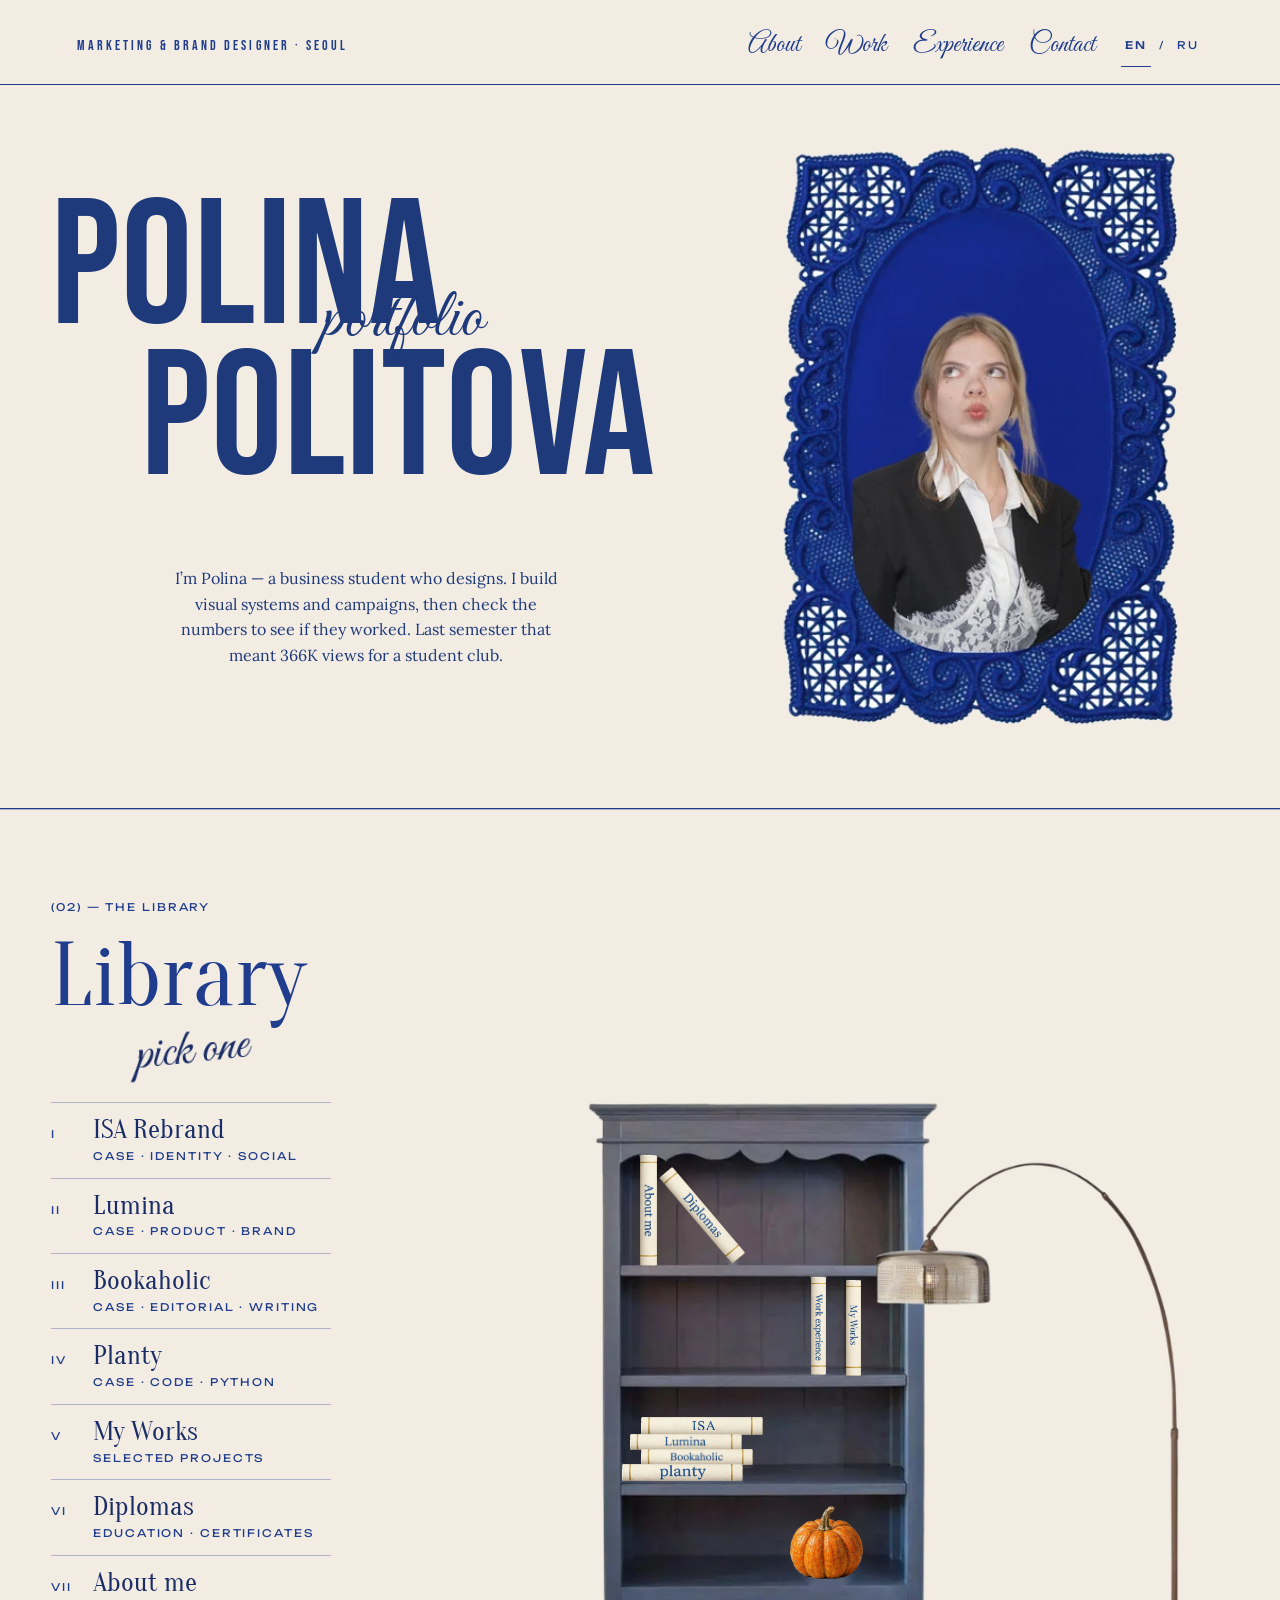
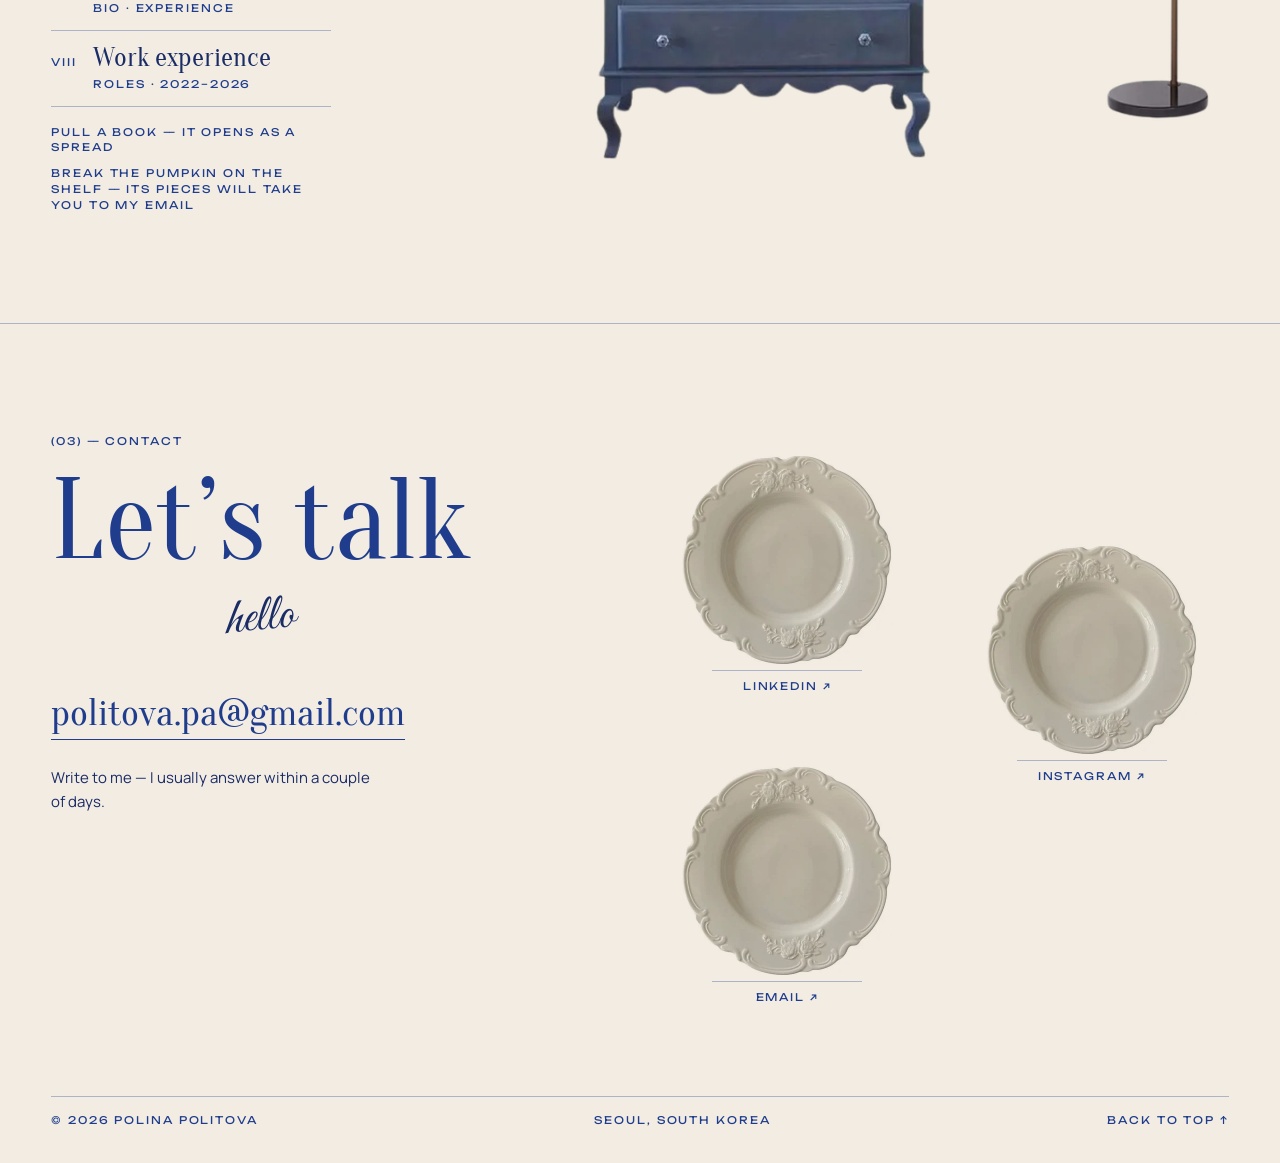
<file: index.html>
<!doctype html>
<html lang="en">
<head>
<meta charset="utf-8">
<meta name="viewport" content="width=device-width, initial-scale=1">
<title>Polina Politova — Portfolio</title>
<meta name="description" content="Polina Politova — Marketing & Brand Designer. Portfolio of ISA rebrand, Lumina, Bookaholic magazine, Planty and more.">
<link rel="preconnect" href="https://fonts.googleapis.com">
<link rel="preconnect" href="https://fonts.gstatic.com" crossorigin>
<link href="https://fonts.googleapis.com/css2?family=Bebas+Neue&family=Oswald:wght@500&family=Lora:wght@400;500&family=Great+Vibes&family=Manrope:wght@400;500;600&family=Marck+Script&family=Oranienbaum&family=Unbounded:wght@300;400;500&display=swap" rel="stylesheet">
<link rel="stylesheet" href="./css/styles.css">
</head>
<body>
<div class="pp" lang="en">
<header class="bar" id="top">
<a class="hz-kick" href="#top" id="kicker-link">Marketing &amp; Brand Designer · Seoul</a>
<nav class="nav" id="main-nav" aria-label="Main">
<button type="button" class="sn" id="nav-about">About</button>
<a class="sn" href="#library" id="nav-work">Work</a>
<button type="button" class="sn" id="nav-exp">Experience</button>
<a class="sn" href="#contact" id="nav-contact">Contact</a>
<div class="lang" id="lang-group" role="group" aria-label="Language">
<button type="button" id="lang-en" aria-pressed="true">En</button>
<span class="u" aria-hidden="true">/</span>
<button type="button" id="lang-ru" aria-pressed="false">Ru</button>
</div>
</nav>
</header>

<main>
<section class="hz" id="hz-section" aria-label="Introduction">
<div class="hz-l">
<div class="hz-nw h-anim d1">
<h1 class="hz-name"><span class="l1">Polina</span><span class="l2">Politova</span></h1>
<span class="hz-script s" id="hz-script" aria-hidden="true">portfolio</span>
</div>
<p class="hz-intro h-anim d2" id="hz-intro">I’m Polina — a business student who designs.</p>
</div>
<div class="hz-r h-anim d3">
<img class="hz-photo" id="hz-photo" src="./assets/images/portrait.webp" alt="Polina Politova in a blue lace frame">
</div>
</section>

<section class="lib rv" id="library" data-rv="lib" aria-labelledby="lib-h">
<div class="lib-l">
<p class="u" style="margin: 0" id="lib-meta">(02) — The library</p>
<h2 class="sec-h o" id="lib-h">Library</h2>
<span class="sec-s s" id="lib-script" aria-hidden="true">pick one</span>
<ol class="idx-list" id="idx-list"></ol>
<p class="u hint-d" id="hint-d" style="margin: 18px 0 0">Pull a book — it opens as a spread</p>
<p class="u hint-m" id="hint-m" style="margin: 18px 0 0">Swipe the shelf, tap a book</p>
<p class="u" id="pk-hint" style="margin: 10px 0 0">Break the pumpkin on the shelf — its pieces will take you to my email</p>
</div>

<div class="lib-r">
<div class="shelf-scroll">
<div class="scene">
<nav class="shelf2" id="shelf2" aria-label="Bookshelf — portfolio sections">
<img class="shelf2-img" src="./assets/images/shelf.webp" alt="">
<button type="button" class="bk2 b-about" data-id="about" style="left: 16.19%; top: 10.23%; width: 2.52%; height: 16.12%" aria-label="Open book: About me"><img src="./assets/images/book-about.webp" alt=""></button>
<button type="button" class="bk2 b-diplomas" data-id="diplomas" style="left: 24.16%; top: 10.9%; width: 2.44%; height: 16.43%; --r: -40.4deg; transform-origin: 50% 50%" aria-label="Open book: Diplomas"><img src="./assets/images/book-diplomas.webp" alt=""></button>
<button type="button" class="bk2 b-workexp" data-id="workexp" style="left: 41.35%; top: 27.91%; width: 2.2%; height: 14.26%" aria-label="Open book: Work experience"><img src="./assets/images/book-workexp.webp" alt=""></button>
<button type="button" class="bk2 b-works" data-id="works" style="left: 46.54%; top: 28.37%; width: 2.2%; height: 13.95%" aria-label="Open book: My Works"><img src="./assets/images/book-works.webp" alt=""></button>
<button type="button" class="bk2 b-isa" data-id="isa" style="left: 16.35%; top: 48.22%; width: 17.92%; height: 2.64%" aria-label="Open book: ISA Rebrand"><img src="./assets/images/book-isa.webp" alt=""></button>
<button type="button" class="bk2 b-lumina" data-id="lumina" style="left: 14.78%; top: 50.7%; width: 16.51%; height: 2.33%" aria-label="Open book: Lumina"><img src="./assets/images/book-lumina.webp" alt=""></button>
<button type="button" class="bk2 b-bookaholic" data-id="bookaholic" style="left: 16.35%; top: 52.87%; width: 16.51%; height: 2.33%" aria-label="Open book: Bookaholic"><img src="./assets/images/book-bookaholic.webp" alt=""></button>
<button type="button" class="bk2 b-planty" data-id="planty" style="left: 13.52%; top: 55.04%; width: 17.92%; height: 2.48%" aria-label="Open book: Planty"><img src="./assets/images/book-planty.webp" alt=""></button>
<button type="button" class="pk" style="left: 38.21%; top: 60.78%; width: 10.85%; height: 11.32%" aria-label="Break the pumpkin — go to my email"><img src="./assets/images/pumpkin-whole.webp" alt=""></button>
</nav>
</div>
</div>
</div>
</section>
</main>

<footer class="ct" id="contact">
<div class="rv" data-rv="ct">
<div class="ct-in">
<div class="ct-l">
<p class="u" style="margin: 0" id="ct-meta">(03) — Contact</p>
<h2 class="ct-h o" id="ct-title">Let’s talk</h2>
<span class="sec-s s" id="ct-script" aria-hidden="true">hello</span>
<a class="mail" href="mailto:politova.pa@gmail.com">politova.pa@gmail.com</a>
<p class="ct-note" id="ct-note">Write to me — I usually answer within a couple of days.</p>
</div>
<div class="ct-r">
<div class="scs">
<a class="sc" href="https://www.linkedin.com/in/polina-politova-3bb657448" target="_blank" rel="noopener noreferrer"><img src="./assets/images/social-icon.webp" alt=""><span class="sc-l u">LinkedIn ↗</span></a>
<a class="sc" href="https://www.instagram.com/weoesap/" target="_blank" rel="noopener noreferrer"><img src="./assets/images/social-icon.webp" alt=""><span class="sc-l u">Instagram ↗</span></a>
<a class="sc" href="mailto:politova.pa@gmail.com"><img src="./assets/images/social-icon.webp" alt=""><span class="sc-l u" id="sc-email">Email ↗</span></a>
</div>
</div>
</div>
<div class="fbar"><span class="u">© 2026 Polina Politova</span><span class="u" id="ft-loc">Seoul, South Korea</span><a class="u" href="#top" id="ft-top">Back to top ↑</a></div>
</div>
</footer>

<canvas class="fx" aria-hidden="true"></canvas>
<img class="pk-atlas" src="./assets/images/pumpkin-atlas.webp" alt="" aria-hidden="true" style="position: absolute; width: 1px; height: 1px; opacity: 0; pointer-events: none; left: 0; top: 0">
<div id="overlay-host"></div>
</div>
<script src="./js/data.js"></script>
<script src="./js/main.js"></script>
</body>
</html>
</file>
<file: css/styles.css>
body{margin:0;background:#F2ECE3}
a{color:#1F3D8C}a:hover{color:#1F3D8C}
.pp{--por:#F2ECE3;--cob:#1F3D8C;--ink:#1A2C66;--gold:#C2A15A;--hair:rgba(31,61,140,.32);font-family:'Manrope',system-ui,sans-serif;font-size:15px;line-height:1.65;color:var(--ink);background:#F2ECE3;min-height:100vh;position:relative;overflow-x:hidden;-webkit-font-smoothing:antialiased}
.pp *{box-sizing:border-box}
.o{font-family:'Oranienbaum',Georgia,serif;font-weight:400}
.s{font-family:'Great Vibes','Marck Script',cursive;font-weight:400}
.u{font-family:'Unbounded',sans-serif;font-weight:400;font-size:10.5px;line-height:1.5;letter-spacing:.18em;text-transform:uppercase;color:var(--cob)}
.bar{display:flex;flex-wrap:wrap;justify-content:space-between;align-items:center;gap:6px 28px;max-width:1440px;margin:0 auto;padding:10px clamp(16px,4vw,56px);border-bottom:1px solid var(--hair)}
.bar a,.bar button{font-family:'Unbounded',sans-serif;font-size:10.5px;letter-spacing:.18em;text-transform:uppercase;color:var(--cob);text-decoration:none;background:none;border:0;border-bottom:1px solid transparent;padding:14px 0;cursor:pointer;transition:border-color .6s ease-out}
.bar a:hover,.bar button:hover{border-bottom-color:var(--cob)}
.nav{display:flex;align-items:center;flex-wrap:wrap;gap:0 26px}
.lang{display:flex;align-items:center;gap:8px}
.lang button{min-width:30px}
.lang button[aria-pressed="true"]{border-bottom-color:var(--cob);font-weight:500}
.bar a:focus-visible,.bar button:focus-visible,.idx:focus-visible,.close:focus-visible,.sc:focus-visible,.next:focus-visible{outline:1px solid var(--cob);outline-offset:4px}
.tbdf{display:grid;place-items:center;border:1px solid var(--hair);text-align:center;padding:8px;background:transparent}

.hero{position:relative;max-width:1440px;margin:0 auto;padding:28px clamp(16px,4vw,56px) 130px;display:grid;grid-template-columns:repeat(12,minmax(0,1fr));column-gap:20px;align-items:start;min-height:860px}
.h-meta{grid-column:1/7;grid-row:1;margin:0;position:relative;z-index:4;display:flex;gap:22px}
.nw{grid-column:1/11;grid-row:2;position:relative;z-index:4;margin-top:clamp(40px,7vw,96px)}
.h-name{margin:0;font-size:clamp(70px,12.4vw,182px);line-height:.84;color:var(--cob);letter-spacing:-.01em}
.h-name .l1,.h-name .l2{display:block}
.h-name .l2{padding-left:9vw}
.h-script{position:absolute;left:clamp(150px,38%,560px);top:30%;font-size:clamp(46px,6.4vw,96px);line-height:1;color:var(--ink);transform:rotate(-8deg);white-space:nowrap}
.h-intro{grid-column:2/6;grid-row:3;position:relative;z-index:4;margin-top:56px;max-width:340px}
.h-intro p{margin:0 0 14px}
.h-facts{grid-column:7/13;grid-row:3;position:relative;z-index:4;list-style:none;margin:300px 0 0;padding:0;display:grid;grid-template-columns:repeat(3,minmax(0,1fr));gap:18px;border-top:1px solid var(--hair)}
.h-facts li{padding-top:12px}
.fact-n{display:block;font-family:'Oranienbaum',serif;font-size:46px;line-height:1;color:var(--cob);margin-bottom:6px}
.next{position:absolute;left:clamp(16px,4vw,56px);bottom:96px;z-index:4;text-decoration:none}
.h-plate{position:absolute;z-index:2;right:-4vw;top:40px;width:min(46vw,660px);height:auto;mix-blend-mode:multiply;transform:translate3d(0,calc(var(--sy,0) * 0.05px),0);animation:sIn 1.4s cubic-bezier(.22,.61,.36,1) both}
.tile{position:absolute;aspect-ratio:1/1}
.t1{z-index:1;left:clamp(16px,4vw,56px);top:600px;width:150px;transform:translate3d(0,calc(var(--sy,0) * -0.09px),0)}
.t2{z-index:3;right:40vw;top:30px;width:118px;transform:translate3d(0,calc(var(--sy,0) * -0.14px),0)}
.t3{z-index:3;right:4vw;top:460px;width:180px;transform:translate3d(0,calc(var(--sy,0) * -0.07px),0)}
.h-lace{position:absolute;z-index:1;left:30%;right:clamp(16px,4vw,56px);bottom:22px;height:54px}
.h-anim{animation:fUp 1s cubic-bezier(.22,.61,.36,1) both}
.d1{animation-delay:.15s}.d2{animation-delay:.3s}.d3{animation-delay:.45s}
@keyframes fUp{from{opacity:0;transform:translateY(18px)}to{opacity:1;transform:none}}
@keyframes sIn{from{opacity:0;transform:rotate(-14deg) scale(.96)}to{opacity:1;transform:translate3d(0,calc(var(--sy,0) * 0.05px),0)}}

.bar{padding:22px clamp(16px,6vw,96px) 14px;border-bottom:1px solid var(--cob)}
.bar .hz-kick{font-family:'Bebas Neue','Oswald',sans-serif;font-size:14px;letter-spacing:.22em;text-transform:uppercase;padding:12px 0}
.bar .sn{font-family:'Great Vibes','Marck Script',cursive;font-size:27px;letter-spacing:0;text-transform:none;padding:6px 0;line-height:1.2}
.hz{max-width:1440px;margin:0 auto;padding:40px clamp(16px,6vw,96px) 70px;display:grid;grid-template-columns:repeat(12,minmax(0,1fr));column-gap:20px;align-items:center;border-bottom:1px solid var(--cob)}
.hz-l{grid-column:1/8;min-width:0}
.hz-r{grid-column:8/13;min-width:0;display:flex;justify-content:center}
.hz-nw{position:relative;margin-left:-2vw}
.hz-name{margin:0;font-family:'Bebas Neue','Oswald',sans-serif;font-weight:400;font-size:clamp(96px,14vw,206px);line-height:.84;letter-spacing:.005em;color:#1E3A7B;text-transform:uppercase}
.hz-name span{display:block}
.hz-name .l2{padding-left:clamp(40px,7vw,110px)}
.hz-script{position:absolute;left:clamp(200px,40%,420px);top:30%;font-size:clamp(46px,5.4vw,80px);line-height:1;color:#1E3A7B}
.hz-intro{font-family:'Lora',Georgia,serif;font-size:16px;line-height:1.6;color:#1E3A7B;text-align:center;max-width:400px;margin:70px 0 0 clamp(20px,7vw,110px)}
.hz-photo{display:block;width:min(100%,440px);height:auto;mix-blend-mode:multiply}
.xp{max-width:1440px;margin:0 auto;padding:90px clamp(16px,4vw,56px) 110px;border-top:1px solid var(--hair);display:grid;grid-template-columns:repeat(12,minmax(0,1fr));column-gap:20px;row-gap:40px}
.xp-l{grid-column:1/5;min-width:0}
.xp-r{grid-column:5/13;min-width:0}
.xp-list{list-style:none;margin:0;padding:0;border-bottom:1px solid var(--hair)}
.xp-row{display:grid;grid-template-columns:minmax(0,1.1fr) minmax(0,1.6fr) minmax(0,.8fr);gap:20px;align-items:baseline;border-top:1px solid var(--hair);padding:16px 0}
.xp-role{font-family:'Oranienbaum',serif;font-size:26px;line-height:1.15;color:var(--cob)}
.xp-org{font-size:14.5px;line-height:1.5}
.xp-date{text-align:right}
.xp-q{display:grid;grid-template-columns:repeat(2,minmax(0,1fr));gap:30px;margin-top:44px}
.rv{opacity:0;transform:translateY(26px);transition:opacity 1s cubic-bezier(.22,.61,.36,1),transform 1s cubic-bezier(.22,.61,.36,1)}
.rv.in{opacity:1;transform:none}
.lib{max-width:1440px;margin:0 auto;padding:90px clamp(16px,4vw,56px) 110px;display:grid;grid-template-columns:repeat(12,minmax(0,1fr));column-gap:20px;row-gap:40px;border-top:1px solid var(--hair)}
.lib-l{grid-column:1/4;min-width:0}
.lib-r{grid-column:4/13;min-width:0}
.sec-h{margin:22px 0 0;font-size:clamp(60px,7vw,116px);line-height:.88;color:var(--cob)}
.sec-s{display:block;font-size:clamp(38px,4vw,58px);line-height:1;color:var(--ink);transform:rotate(-6deg);margin:4px 0 30px 30%}
.idx-list{list-style:none;margin:0;padding:0;border-bottom:1px solid var(--hair)}
.idx{display:grid;grid-template-columns:42px minmax(0,1fr);align-items:baseline;width:100%;text-align:left;background:none;border:0;border-top:1px solid var(--hair);padding:12px 0 13px;cursor:pointer;color:var(--ink);font-family:inherit}
.idx-t{display:inline;font-family:'Oranienbaum',serif;font-size:27px;line-height:1.1;border-bottom:1px solid transparent;transition:border-color .6s ease-out}
.idx:hover .idx-t{border-bottom-color:var(--cob)}
.idx-k{display:block;margin-top:4px}
.hint-m{display:none}
.shelf-scroll{width:100%;overflow-x:auto;overflow-y:hidden;-webkit-overflow-scrolling:touch;scroll-snap-type:x proximity;padding:24px 0 6px;scrollbar-width:thin;scrollbar-color:var(--hair) transparent}
.scene{display:flex;align-items:flex-end;justify-content:center;gap:24px;width:max-content;margin:0 auto}
.shelf{position:relative;flex:none;width:620px;border:1px solid var(--hair);padding:0;margin:0}
.shelf-img{display:block;width:100%;height:auto}
.lamp{flex:none;display:block;width:380px;height:auto;mix-blend-mode:multiply}
.book{position:absolute;padding:0;margin:0;cursor:pointer;background:#F2ECE3;border:1px solid var(--cob);border-radius:0;display:flex;flex-direction:column;align-items:center;justify-content:space-between;padding:6px 0;color:var(--cob);font-family:inherit;transform-origin:50% 100%;transition:transform .6s cubic-bezier(.22,.61,.36,1);scroll-snap-align:center}
.book:hover{transform:translateY(-6px)}
.book:focus-visible{outline:1px solid var(--cob);outline-offset:3px}
.book .gl{display:block;width:100%;border-top:1px solid var(--gold);flex:none}
.sp-t{writing-mode:vertical-rl;font-family:'Oranienbaum',serif;font-size:14px;line-height:1;white-space:nowrap;color:var(--cob)}
.pp[lang="ru"] .sp-t{font-size:13px}
.b-isa{left:35.65%;top:37.75%;width:5.44%;height:12.34%}
.b-lumina{left:41.36%;top:38.64%;width:4.63%;height:11.45%}
.b-bookaholic{left:46.26%;top:37.39%;width:5.71%;height:12.70%}
.b-works{left:25.85%;top:67.8%;width:5.44%;height:9.84%}
.b-diplomas{left:31.56%;top:68.34%;width:4.9%;height:9.3%}
.b-about{left:36.73%;top:67.44%;width:5.71%;height:10.2%}
.book.is-tilt{animation:bkTilt .7s cubic-bezier(.45,0,.55,1) forwards}
.book.is-out{opacity:0;pointer-events:none}
.book.is-return{animation:bkBack .8s cubic-bezier(.22,.61,.36,1) both}
@keyframes bkTilt{0%{transform:perspective(400px) translateY(0) rotateX(0)}35%{transform:perspective(400px) translateY(-12px) rotateX(-7deg)}100%{transform:perspective(400px) translateY(30px) rotateX(-64deg) scale(1.08);opacity:0}}
@keyframes bkBack{from{transform:translateY(-36px);opacity:0}to{transform:none;opacity:1}}

.ct{position:relative;padding:110px clamp(16px,4vw,56px) 34px;border-top:1px solid var(--hair)}
.lace-tbd{height:54px;max-width:1440px;margin:0 auto 96px}
.ct-in{max-width:1440px;margin:0 auto;display:grid;grid-template-columns:repeat(12,minmax(0,1fr));column-gap:20px;row-gap:40px}
.ct-l{grid-column:1/7;min-width:0}
.ct-r{grid-column:7/13;min-width:0}
.ct-h{margin:22px 0 0;font-size:clamp(64px,9vw,150px);line-height:.86;color:var(--cob)}
.mail{display:inline-block;margin-top:36px;font-family:'Oranienbaum',serif;font-size:clamp(26px,3vw,42px);line-height:1.1;color:var(--cob);text-decoration:none;border-bottom:1px solid var(--cob);padding-bottom:4px;word-break:break-word}
.ct-note{max-width:330px;margin:26px 0 0}
.scs{display:grid;grid-template-columns:repeat(2,minmax(0,1fr));gap:20px 30px;padding-top:20px}
.sc{display:flex;flex-direction:column;align-items:center;gap:6px;text-decoration:none;background:none;border:0;padding:0;cursor:pointer;font-family:inherit;color:var(--cob)}
.sc:nth-child(2){margin-top:90px}.sc:nth-child(3){margin-top:-40px}.sc:nth-child(4){margin-top:50px}
.sc img{display:block;width:min(210px,100%);height:auto;mix-blend-mode:multiply;transition:transform 1.6s cubic-bezier(.22,.61,.36,1)}
.sc:hover img,.sc:focus-visible img{transform:rotate(70deg)}
.sc-l{display:flex;gap:8px;align-items:center;border-top:1px solid var(--hair);padding-top:8px;min-width:150px;justify-content:center}
.sc.is-tbd{cursor:not-allowed}
.fbar{max-width:1440px;margin:90px auto 0;display:flex;flex-wrap:wrap;justify-content:space-between;gap:8px 24px;border-top:1px solid var(--hair);padding-top:16px}
.fbar a{text-decoration:none}

.ov{position:fixed;inset:0;z-index:50;display:flex;align-items:center;justify-content:center;padding:2vh 2vw;background:rgba(26,44,102,.55);animation:ovIn .6s ease-out both}
.ov.is-closing{animation:ovOut .6s ease-out forwards}
@keyframes ovIn{from{opacity:0}to{opacity:1}}
@keyframes ovOut{from{opacity:1}to{opacity:0}}
.spread{position:relative;display:flex;width:min(1300px,96vw);height:min(860px,94vh);background:#F2ECE3;border:1px solid var(--gold);perspective:2400px;animation:spIn .8s cubic-bezier(.22,.61,.36,1) both}
.ov.is-closing .spread{animation:spOut .6s cubic-bezier(.4,0,.2,1) forwards}
@keyframes spIn{from{transform:translateY(10vh) scale(.62);opacity:0}to{transform:none;opacity:1}}
@keyframes spOut{from{transform:none;opacity:1}to{transform:translateY(8vh) scale(.7);opacity:0}}
.page{position:relative;flex:1 1 50%;min-width:0;overflow:hidden;background:#F2ECE3}
.page-l{border-right:1px solid var(--hair);transform-origin:100% 50%;backface-visibility:hidden;-webkit-backface-visibility:hidden;animation:pgOpen 1s .15s cubic-bezier(.22,.61,.36,1) both}
@keyframes pgOpen{from{transform:rotateY(-180deg)}to{transform:rotateY(0)}}
.frame{position:absolute;inset:14px;border:1px solid var(--hair);pointer-events:none;z-index:2}
.pg-scroll{position:absolute;inset:0;overflow-y:auto;overscroll-behavior:contain;scrollbar-width:thin;scrollbar-color:var(--hair) transparent}
.pg-in{padding:46px 56px 56px}
.close{position:absolute;top:22px;right:22px;z-index:6;min-height:44px;padding:0 16px;display:flex;align-items:center;gap:10px;border:1px solid var(--cob);background:#F2ECE3;color:var(--cob);cursor:pointer;font-family:'Unbounded',sans-serif;font-size:10px;letter-spacing:.18em;text-transform:uppercase}
.pg-top{display:flex;justify-content:space-between;gap:16px;border-bottom:1px solid var(--hair);padding-bottom:10px}
.sp-title{margin:44px 0 0;font-size:clamp(58px,6.4vw,112px);line-height:.88;color:var(--cob);overflow-wrap:anywhere}
.sp-script{display:block;font-size:clamp(34px,3.4vw,52px);line-height:1;color:var(--ink);transform:rotate(-5deg);margin:6px 0 0 38%}
.sp-lead{font-size:16.5px;line-height:1.6;margin:34px 0 40px;max-width:36ch}
.portrait{display:block;margin:0 0 40px;padding:8px;border:1px solid var(--hair);width:min(320px,80%)}
.portrait img{display:block;width:100%;height:auto;mix-blend-mode:multiply}
.lbl{display:flex;align-items:center;gap:14px;margin:0 0 14px}
.lbl::after{content:'';flex:1 1 auto;border-top:1px solid var(--hair)}
.blk{margin:0 0 36px}
.blk p{margin:0 0 12px}
.list{list-style:none;margin:0;padding:0;counter-reset:it}
.list li{counter-increment:it;display:grid;grid-template-columns:38px minmax(0,1fr);padding:10px 0;border-bottom:1px solid rgba(31,61,140,.14);font-size:15px;line-height:1.6}
.list li::before{content:counter(it,lower-roman) '.';font-family:'Oranienbaum',serif;font-size:19px;line-height:1.3;color:var(--cob)}
.stats{display:grid;grid-template-columns:repeat(2,minmax(0,1fr));column-gap:28px;margin:0 0 14px}
.stat{border-top:1px solid var(--hair);padding:14px 0 18px}
.stat-n{margin:0 0 8px;font-family:'Oranienbaum',serif;font-size:clamp(46px,4.6vw,70px);line-height:.95;color:var(--cob)}
.stat-l{margin:0}
.note{font-size:12.5px;line-height:1.55;margin:0 0 40px}
.gal{display:grid;grid-template-columns:repeat(6,minmax(0,1fr));gap:14px;grid-auto-flow:dense;margin:0 0 40px}
.fig{margin:0;min-width:0;grid-column:span 2;display:flex;flex-direction:column}
.fig .mat{display:block;padding:5px;border:1px solid var(--hair);flex:1 1 auto}
.fig img{display:block;width:100%;aspect-ratio:4/5;object-fit:cover}
.fig figcaption{margin-top:7px}
.gal .fig:first-child{grid-column:span 4;grid-row:span 2}
.gal .fig:first-child .mat{display:flex}
.gal .fig:first-child img{height:100%;aspect-ratio:auto;min-height:100%}
.gal.wide .fig{grid-column:span 3}
.gal.wide .fig:first-child{grid-column:span 6;grid-row:auto}
.gal.wide .fig img,.gal.wide .fig:first-child img{aspect-ratio:16/9;height:auto;min-height:0}
.tbd{aspect-ratio:4/5}
.gal .fig:first-child .tbd{height:100%;aspect-ratio:auto;min-height:260px}
.quote{margin:0 0 20px;padding:18px 0 0;border-top:1px solid var(--hair)}
.quote p{margin:0 0 10px;font-family:'Oranienbaum',serif;font-size:24px;line-height:1.3;color:var(--ink)}
.vid{max-width:420px}
.vid video{display:block;width:100%;aspect-ratio:4/5;background:#1A2C66}
.mag-lace{height:44px;margin:0 0 30px}

.shelf2{position:relative;flex:none;width:680px;margin:160px 0 0;left:80px}
@media (max-width:1100px){.shelf2{margin-top:40px;left:0}}
.shelf2-img{display:block;width:100%;height:auto}
.bk2{position:absolute;padding:0;margin:0;border:0;background:none;cursor:pointer;transform:rotate(var(--r,0deg));transform-origin:50% 100%;transition:transform .6s cubic-bezier(.22,.61,.36,1);scroll-snap-align:center}
.bk2 img{display:block;width:100%;height:100%}
.bk2:hover{transform:translateY(-6px) rotate(var(--r,0deg))}
.bk2:focus-visible{outline:1px solid #F2ECE3;outline-offset:3px}
.bk2.is-tilt{animation:bkTilt .7s cubic-bezier(.45,0,.55,1) forwards}
.bk2.is-out{opacity:0;pointer-events:none}
.bk2.is-return{animation:bkBack .8s cubic-bezier(.22,.61,.36,1) both}
.pk{position:absolute;left:54.15%;top:24.33%;width:17.69%;height:11.45%;padding:0;margin:0;border:0;background:none;cursor:pointer;transform-origin:50% 100%;transition:transform .6s cubic-bezier(.22,.61,.36,1)}
.pk img{display:block;width:100%;height:100%;object-fit:contain}
.pk:hover{transform:rotate(-3deg)}
.pk:focus-visible{outline:1px solid var(--cob);outline-offset:4px}
.pk.is-gone{visibility:hidden}
.fx{position:fixed;left:0;top:0;width:100vw;height:100vh;pointer-events:none;z-index:40;transition:opacity .8s ease-out}
.fx.is-fade{opacity:0}
@media (max-width:1360px){.lamp{display:none}}
@media (max-width:1100px){
.lib-l,.lib-r,.ct-l,.ct-r,.xp-l,.xp-r,.hz-l,.hz-r{grid-column:1/-1}
.hz-r{margin-top:40px}
.xp-q{grid-template-columns:minmax(0,1fr)}
.hero{min-height:0}
.h-plate{position:relative;grid-column:1/-1;grid-row:4;right:auto;top:auto;width:min(86vw,560px);justify-self:end;margin:-30px -4vw 0 0}
.h-facts{grid-column:1/-1;grid-row:5;margin-top:40px}
.h-intro{grid-column:1/-1}
.t1{top:auto;bottom:250px}.t2{right:8vw}.t3{top:auto;bottom:160px}
}
@media (max-width:860px){
.ov{padding:0}
.spread{width:100vw;height:100vh;height:100dvh;border:0;flex-direction:column;overflow-y:auto;perspective:none}
.page{flex:none;overflow:visible}
.page-l{animation:none;border-right:0}
.page-r{border-top:1px solid var(--hair)}
.frame{display:none}
.pg-scroll{position:static;overflow:visible}
.pg-in{padding:84px 20px 36px}
.close{position:fixed;top:12px;right:12px}
.gal{grid-template-columns:repeat(2,minmax(0,1fr))}
.fig,.gal .fig:first-child,.gal.wide .fig,.gal.wide .fig:first-child{grid-column:span 2;grid-row:auto}
.gal .fig:first-child img{height:auto;aspect-ratio:4/5}
.gal.wide .fig img{aspect-ratio:16/9}
}
@media (max-width:760px){
.hero{padding-bottom:110px}
.hz-script{left:42%;top:32%}
.hz-intro{margin-left:0;text-align:left}
.xp-row{grid-template-columns:minmax(0,1fr)}
.xp-date{text-align:left}
.bar .sn{font-size:23px}
.h-name .l2{padding-left:12vw}
.h-script{top:34%;left:30%}
.h-facts{grid-template-columns:minmax(0,1fr)}
.t1{width:100px}.t2{width:80px;top:70px}.t3{width:110px}
.h-lace{left:16px}
.hint-d{display:none}.hint-m{display:block}
.scs{gap:16px}
.sc:nth-child(2){margin-top:50px}.sc:nth-child(3){margin-top:-20px}.sc:nth-child(4){margin-top:30px}
.stats{grid-template-columns:minmax(0,1fr)}
}
@media (prefers-reduced-motion:reduce){
.pp *,.pp *::before,.pp *::after{animation-duration:.01ms!important;animation-delay:0s!important;transition-duration:.01ms!important}
}
</file>
